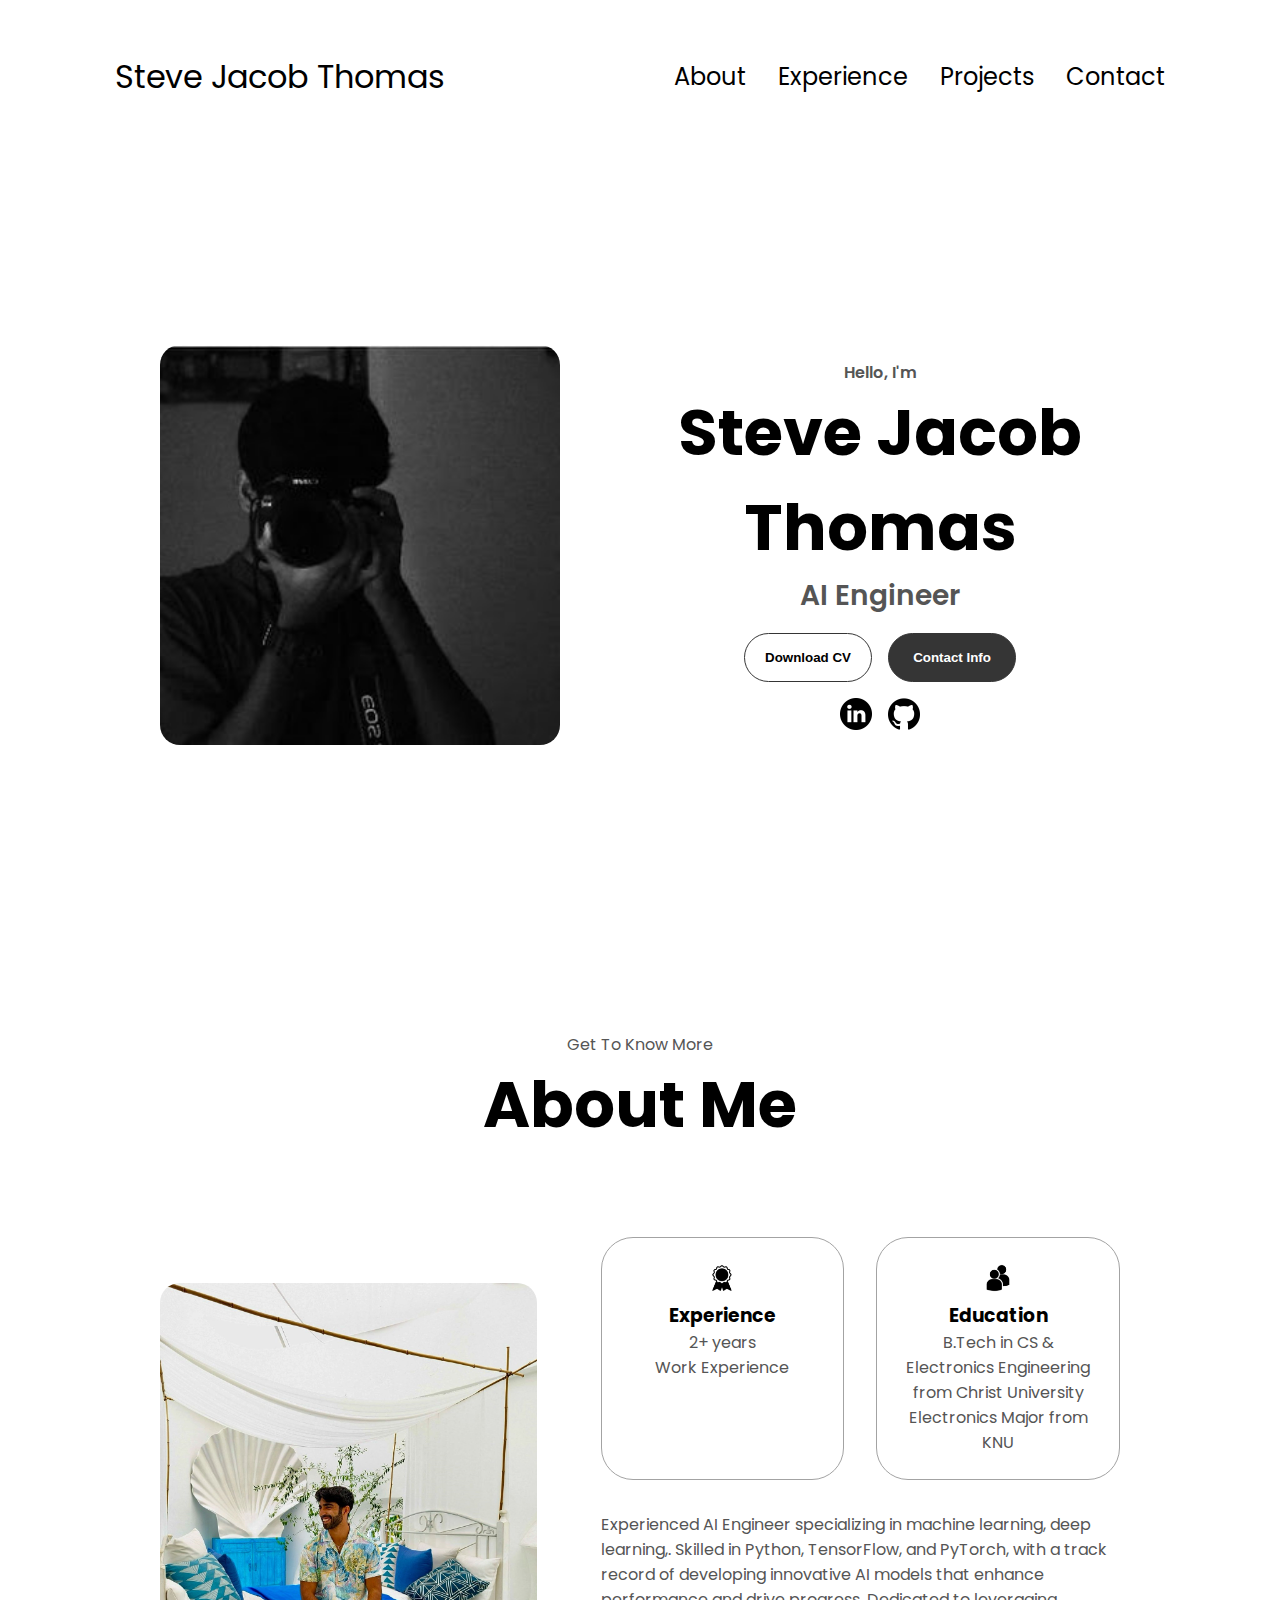
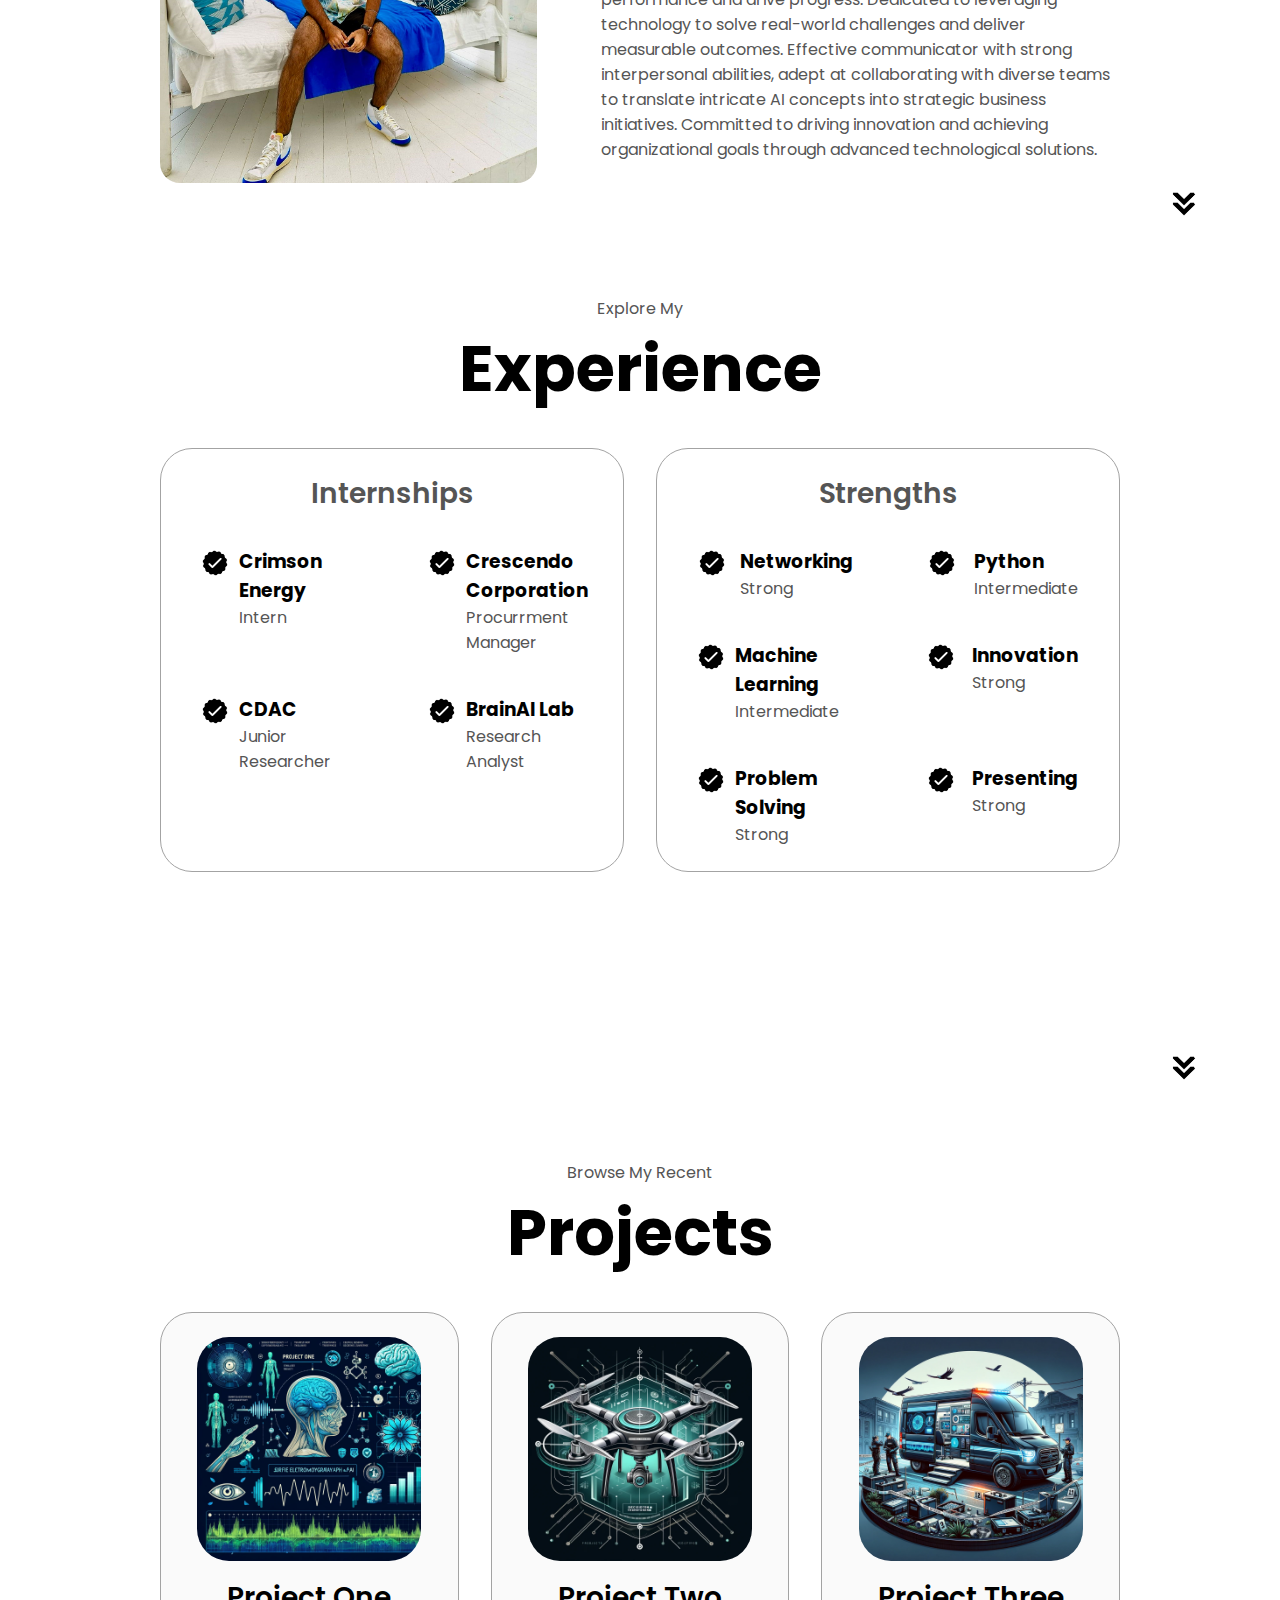
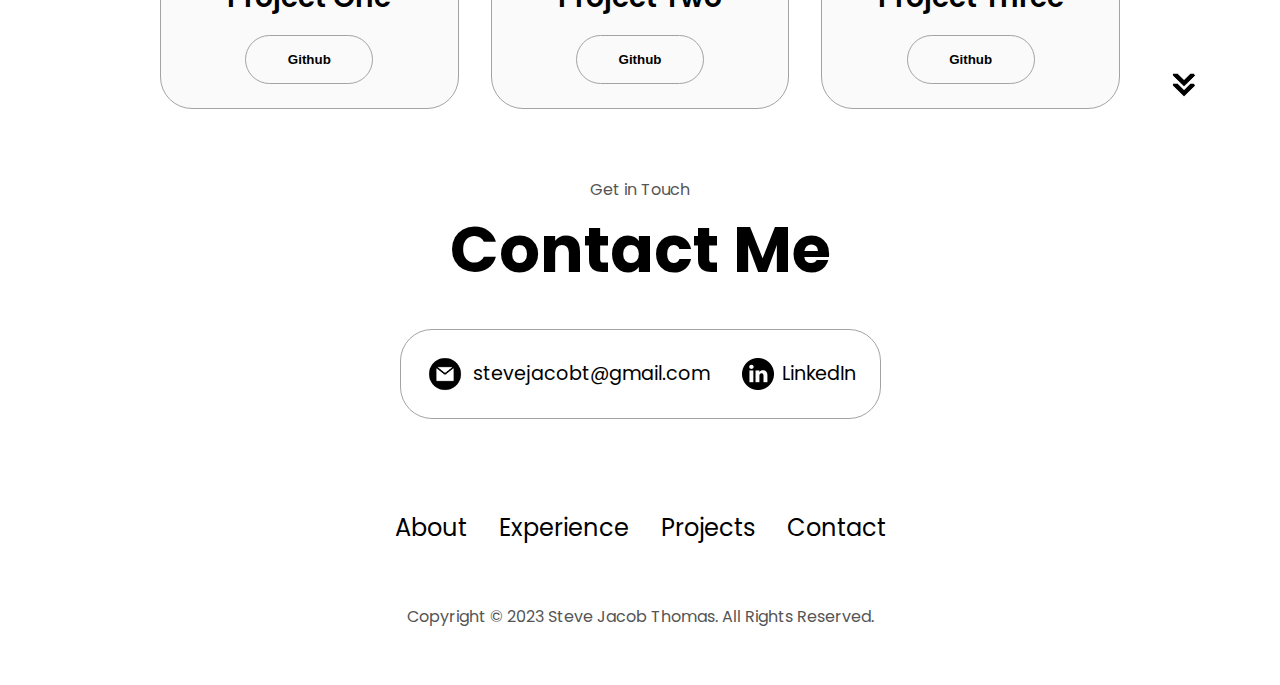
<file: steve_Portfolio/index.html>
<!DOCTYPE html>
<html lang="en">
  <head>
    <meta charset="UTF-8" />
    <meta http-equiv="X-UA-Compatible" content="IE=edge" />
    <meta name="viewport" content="width=device-width, initial-scale=1.0" />
    <title>My Portfolio</title>
    <link rel="stylesheet" href="style.css" />
    <link rel="stylesheet" href="mediaqueries.css" />
  </head>
  <body>
    <nav id="desktop-nav">
      <div class="logo">Steve Jacob Thomas</div>
      <div>
        <ul class="nav-links">
          <li><a href="#about">About</a></li>
          <li><a href="#experience">Experience</a></li>
          <li><a href="#projects">Projects</a></li>
          <li><a href="#contact">Contact</a></li>
        </ul>
      </div>
    </nav>
    <nav id="hamburger-nav">
      <div class="logo">Steve Jacob Thomas</div>
      <div class="hamburger-menu">
        <div class="hamburger-icon" onclick="toggleMenu()">
          <span></span>
          <span></span>
          <span></span>
        </div>
        <div class="menu-links">
          <li><a href="#about" onclick="toggleMenu()">About</a></li>
          <li><a href="#experience" onclick="toggleMenu()">Experience</a></li>
          <li><a href="#projects" onclick="toggleMenu()">Projects</a></li>
          <li><a href="#contact" onclick="toggleMenu()">Contact</a></li>
        </div>
      </div>
    </nav>
    <section id="profile">
      <div class="section__pic-container">
        <img src="assets\steve .png" alt="Steve profile picture" />
      </div>
      <div class="section__text">
        <p class="section__text__p1">Hello, I'm</p>
        <h1 class="title">Steve Jacob Thomas</h1>
        <p class="section__text__p2">AI Engineer</p>
        <div class="btn-container">
          <button class="btn btn-color-2" onclick="window.open('assets/Steve%20Resume.pdf','_blank')">
            Download CV
          </button>
          
          <button class="btn btn-color-1" onclick="location.href='./#contact'">
            Contact Info
          </button>
        </div>
        <div id="socials-container">
          <img
            src="./assets/linkedin.png"
            alt="My LinkedIn profile"
            class="icon"
            onclick="location.href='https://linkedin.com/'"
          />
          <img
            src="./assets/github.png"
            alt="My Github profile"
            class="icon"
            onclick="location.href='https://github.com/GravE45'"
          />
        </div>
      </div>
    </section>
    <section id="about">
      <p class="section__text__p1">Get To Know More</p>
      <h1 class="title">About Me</h1>
      <div class="section-container">
        <div class="section__pic-container">
          <img
            src="assets\steve 2.png"
            alt="Profile picture"
            class="about-pic"
          />
        </div>
        <div class="about-details-container">
          <div class="about-containers">
            <div class="details-container">
              <img
                src="./assets/experience.png"
                alt="Experience icon"
                class="icon"
              />
              <h3>Experience</h3>
              <p>2+ years <br />Work Experience</p>
            </div>
            <div class="details-container">
              <img
                src="./assets/education.png"
                alt="Education icon"
                class="icon"
              />
              <h3>Education</h3>
              <p>B.Tech in CS & Electronics Engineering from Christ University<br />Electronics Major from KNU</p>
            </div>
          </div>
          <div class="text-container">
            <p>
                Experienced AI Engineer specializing in machine learning, deep learning,. Skilled in Python, TensorFlow, and PyTorch, 
                with a track record of developing innovative AI models that enhance performance and drive progress.
                Dedicated to leveraging technology to solve real-world challenges and deliver measurable outcomes. 
                Effective communicator with strong interpersonal abilities, adept at collaborating with diverse teams to translate intricate AI concepts into strategic business initiatives. Committed to driving innovation and achieving organizational goals through advanced technological solutions.
            </p>
          </div>
        </div>
      </div>
      <img
        src="./assets/arrow.png"
        alt="Arrow icon"
        class="icon arrow"
        onclick="location.href='./#experience'"
      />
    </section>
    <section id="experience">
      <p class="section__text__p1">Explore My</p>
      <h1 class="title">Experience</h1>
      <div class="experience-details-container">
        <div class="about-containers">
          <div class="details-container">
            <h2 class="experience-sub-title">Internships</h2>
            <div class="article-container">
              <article>
                <img
                  src="./assets/checkmark.png"
                  alt="Experience icon"
                  class="icon"
                />
                <div>
                  <h3>Crimson Energy</h3>
                  <p>Intern</p>
                </div>
              </article>
              <article>
                <img
                  src="./assets/checkmark.png"
                  alt="Experience icon"
                  class="icon"
                />
                <div>
                  <h3>Crescendo Corporation</h3>
                  <p>Procurrment Manager</p>
                </div>
              </article>
              <article>
                <img
                  src="./assets/checkmark.png"
                  alt="Experience icon"
                  class="icon"
                />
                <div>
                  <h3>CDAC</h3>
                  <p>Junior Researcher</p>
                </div>
              </article>
              <article>
                <img
                  src="./assets/checkmark.png"
                  alt="Experience icon"
                  class="icon"
                />
                
                <div>
                  <h3>BrainAI Lab</h3>
                  <p>Research Analyst</p>
                </div>
             
                
              
            </div>
          </div>
          <div class="details-container">
            <h2 class="experience-sub-title">Strengths</h2>
            <div class="article-container">
              <article>
                <img
                  src="./assets/checkmark.png"
                  alt="Experience icon"
                  class="icon"
                />
                <div>
                  <h3>Networking</h3>
                  <p>  Strong</p>
                </div>
              </article>
              <article>
                <img
                  src="./assets/checkmark.png"
                  alt="Experience icon"
                  class="icon"
                />
                <div>
                  <h3>Python</h3>
                  <p>Intermediate</p>
                </div>
              </article>
              <article>
                <img
                  src="./assets/checkmark.png"
                  alt="Experience icon"
                  class="icon"
                />
                <div>
                  <h3>Machine Learning</h3>
                  <p>Intermediate</p>
                </div>
              </article>
              <article>
                <img
                  src="./assets/checkmark.png"
                  alt="Experience icon"
                  class="icon"
                />
                <div>
                  <h3>Innovation</h3>
                  <p>Strong</p>
                </div>
                
              </article>
              <article>
                <img
                  src="./assets/checkmark.png"
                  alt="Experience icon"
                  class="icon"
                />
                <div>
                  <h3>Problem Solving</h3>
                  <p>Strong</p>
                </div>
                
              </article>
              <article>
                <img
                  src="./assets/checkmark.png"
                  alt="Experience icon"
                  class="icon"
                />
                <div>
                  <h3>Presenting</h3>
                  <p>Strong</p>
                </div>
                
              </article>
            </div>
          </div>
        </div>
      </div>
      <img
        src="./assets/arrow.png"
        alt="Arrow icon"
        class="icon arrow"
        onclick="location.href='./#projects'"
      />
    </section>
    <section id="projects">
      <p class="section__text__p1">Browse My Recent</p>
      <h1 class="title">Projects</h1>
      <div class="experience-details-container">
        <div class="about-containers">
          <div class="details-container color-container">
            <div class="article-container">
              <img
                src="assets\semg Project one.webp"
                alt="Project 1"
                class="project-img"
              />
            </div>
            <h2 class="experience-sub-title project-title">Project One</h2>
            <div class="btn-container">
              <button
                class="btn btn-color-2 project-btn"
                onclick="location.href='https://github.com/GravE45/SEmg-Analysis'"

              >
                Github
              </button>
              
            </div>
          </div>
          <div class="details-container color-container">
            <div class="article-container">
              <img
                src="assets\Decision Transformers project 2.webp"
                alt="Project 2"
                class="project-img"
              />
            </div>
            <h2 class="experience-sub-title project-title">Project Two</h2>
            <div class="btn-container">
              <button
                class="btn btn-color-2 project-btn"
                onclick="location.href='https://github.com/GravE45/Drone-Technology-using-Decision-Transformers-'"
              >
                Github
              </button>
              
            </div>
          </div>
          <div class="details-container color-container">
            <div class="article-container">
              <img
                src="assets\Forensic _project _3.webp"
                alt="Project 3"
                class="project-img"
              />
            </div>
            <h2 class="experience-sub-title project-title">Project Three</h2>
            <div class="btn-container">
              <button
                class="btn btn-color-2 project-btn"
                onclick="location.href='hhttps://github.com/GravE45/Forensic-VAN'"
              >
                Github
              </button>
              
            </div>
          </div>
        </div>
      </div>
      <img
        src="./assets/arrow.png"
        alt="Arrow icon"
        class="icon arrow"
        onclick="location.href='./#contact'"
      />
    </section>
    <section id="contact">
      <p class="section__text__p1">Get in Touch</p>
      <h1 class="title">Contact Me</h1>
      <div class="contact-info-upper-container">
        <!-- Convert email address to a clickable link -->
        <div class="contact-info-container">
          <img src="./assets/email.png" alt="Email icon" class="icon contact-icon email-icon" />
          <p><a href="https://mail.google.com/mail/u/0/?tab=rm&ogbl#inbo">stevejacobt@gmail.com</a>
          </p>
        </div>
        <div class="contact-info-container">
          <img src="./assets/linkedin.png" alt="LinkedIn icon" class="icon contact-icon" />
          <p><a href="https://www.linkedin.com">LinkedIn</a></p>
        </div>
      </div>
    </section>
    <footer>
      <nav>
        <div class="nav-links-container">
          <ul class="nav-links">
            <li><a href="#about">About</a></li>
            <li><a href="#experience">Experience</a></li>
            <li><a href="#projects">Projects</a></li>
            <li><a href="#contact">Contact</a></li>
          </ul>
        </div>
      </nav>
      <p>Copyright &#169; 2023 Steve Jacob Thomas. All Rights Reserved.</p>
    </footer>
    <script src="script.js"></script>
  </body>
</html>
</file>
<file: steve_Portfolio/style.css>
/* GENERAL */

@import url("https://fonts.googleapis.com/css2?family=Poppins:wght@300;400;500;600&display=swap");

* {
  margin: 0;
  padding: 0;
}

body {
  font-family: "Poppins", sans-serif;
}

html {
  scroll-behavior: smooth;
}

p {
  color: rgb(85, 85, 85);
}

/* TRANSITION */

a,
.btn {
  transition: all 300ms ease;
}

/* DESKTOP NAV */

nav,
.nav-links {
  display: flex;
}

nav {
  justify-content: space-around;
  align-items: center;
  height: 17vh;
}

.nav-links {
  gap: 2rem;
  list-style: none;
  font-size: 1.5rem;
}

a {
  color: black;
  text-decoration: none;
  text-decoration-color: white;
}

a:hover {
  color: grey;
  text-decoration: underline;
  text-underline-offset: 1rem;
  text-decoration-color: rgb(181, 181, 181);
}

.logo {
  font-size: 2rem;
}

.logo:hover {
  cursor: default;
}

/* HAMBURGER MENU */

#hamburger-nav {
  display: none;
}

.hamburger-menu {
  position: relative;
  display: inline-block;
}

.hamburger-icon {
  display: flex;
  flex-direction: column;
  justify-content: space-between;
  height: 24px;
  width: 30px;
  cursor: pointer;
}

.hamburger-icon span {
  width: 100%;
  height: 2px;
  background-color: black;
  transition: all 0.3 ease-in-out;
}

.menu-links {
  position: absolute;
  top: 100%;
  right: 0;
  background-color: white;
  width: fit-content;
  max-height: 0;
  overflow: hidden;
  transition: all 0.3 ease-in-out;
}

.menu-links a {
  display: block;
  padding: 10px;
  text-align: center;
  font-size: 1.5rem;
  color: black;
  text-decoration: none;
  transition: all 0.3 ease-in-out;
}

.menu-links li {
  list-style: none;
}

.menu-links.open {
  max-height: 300px;
}

.hamburger-icon.open span:first-child {
  transform: rotate(45deg) translate(10px, 5px);
}

.hamburger-icon.open span:nth-child(2) {
  opacity: 0;
}

.hamburger-icon.open span:last-child {
  transform: rotate(-45deg) translate(10px, -5px);
}

.hamburger-icon span:first-child {
  transform: none;
}

.hamburger-icon span:first-child {
  opacity: 1;
}

.hamburger-icon span:first-child {
  transform: none;
}

/* SECTIONS */

section {
  padding-top: 4vh;
  height: 96vh;
  margin: 0 10rem;
  box-sizing: border-box;
  min-height: fit-content;
}

.section-container {
  display: flex;
}

/* PROFILE SECTION */
#profile {
  display: flex;
  justify-content: center;
  gap: 5rem;
  height: 80vh;
  }

  .section__pic-container img {
    border-radius: 20px; /* Curves the edges of the image */
  }
  
  .section__pic-container {
  display: flex;
  height: 400px;
  width: 400px;
  margin: auto 0;
  border-radius: 20px; /* Added border-radius to curve the edges of the image */
  }
  
  .section__text {
  align-self: center;
  text-align: center;
  }
  
  .section__text p {
  font-weight: 600;
  }
  
  .section__text__p1 {
  text-align: center;
  }
  
  .section__text__p2 {
  font-size: 1.75rem;
  margin-bottom: 1rem;
  }
  
  .title {
  font-size: 4rem;
  text-align: center;
  }
  
  #socials-container {
  display: flex;
  justify-content: center;
  margin-top: 1rem;
  gap: 1rem;
  }

/* ICONS */

.icon {
  cursor: pointer;
  height: 2rem;
}

/* BUTTONS */

.btn-container {
  display: flex;
  justify-content: center;
  gap: 1rem;
}

.btn {
  font-weight: 600;
  transition: all 300ms ease;
  padding: 1rem;
  width: 8rem;
  border-radius: 2rem;
}

.btn-color-1,
.btn-color-2 {
  border: rgb(53, 53, 53) 0.1rem solid;
}

.btn-color-1:hover,
.btn-color-2:hover {
  cursor: pointer;
}

.btn-color-1,
.btn-color-2:hover {
  background: rgb(53, 53, 53);
  color: white;
}

.btn-color-1:hover {
  background: rgb(0, 0, 0);
}

.btn-color-2 {
  background: none;
}

.btn-color-2:hover {
  border: rgb(255, 255, 255) 0.1rem solid;
}

.btn-container {
  gap: 1rem;
}

/* ABOUT SECTION */

#about {
  position: relative;
}

.about-containers {
  gap: 2rem;
  margin-bottom: 2rem;
  margin-top: 2rem;
}

.about-details-container {
  justify-content: center;
  flex-direction: column;
}

.about-containers,
.about-details-container {
  display: flex;
}

.about-pic {
  border-radius: 20px;  /* Maintaining the curved edges */
  height: 500px;        /* Set the desired height */
  width: auto;          /* Width adjusts automatically to maintain aspect ratio */
}

.arrow {
  position: absolute;
  right: -5rem;
  bottom: 2.5rem;
}

.details-container {
  padding: 1.5rem;
  flex: 1;
  background: white;
  border-radius: 2rem;
  border: rgb(53, 53, 53) 0.1rem solid;
  border-color: rgb(163, 163, 163);
  text-align: center;
}

.section-container {
  gap: 4rem;
  height: 80%;
}

.section__pic-container {
  height: 400px;
  width: 400px;
  margin: auto 0;
}

/* EXPERIENCE SECTION */

#experience {
  position: relative;
}

.experience-sub-title {
  color: rgb(85, 85, 85);
  font-weight: 600;
  font-size: 1.75rem;
  margin-bottom: 2rem;
}

.experience-details-container {
  display: flex;
  justify-content: center;
  flex-direction: column;
}

.article-container {
  display: flex;
  text-align: initial;
  flex-wrap: wrap;
  flex-direction: row;
  gap: 2.5rem;
  justify-content: space-around;
}

article {
  display: flex;
  width: 10rem;
  justify-content: space-around;
  gap: 0.5rem;
}

article .icon {
  cursor: default;
}

/* PROJECTS SECTION */

#projects {
  position: relative;
}

.color-container {
  border-color: rgb(163, 163, 163);
  background: rgb(250, 250, 250);
}

.project-img {
  border-radius: 2rem;
  width: 90%;
  height: 90%;
}

.project-title {
  margin: 1rem;
  color: black;
}

.project-btn {
  color: black;
  border-color: rgb(163, 163, 163);
}

/* CONTACT */

#contact {
  display: flex;
  justify-content: center;
  flex-direction: column;
  height: 70vh;
}

.contact-info-upper-container {
  display: flex;
  justify-content: center;
  border-radius: 2rem;
  border: rgb(53, 53, 53) 0.1rem solid;
  border-color: rgb(163, 163, 163);
  background: (250, 250, 250);
  margin: 2rem auto;
  padding: 0.5rem;
}

.contact-info-container {
  display: flex;
  align-items: center;
  justify-content: center;
  gap: 0.5rem;
  margin: 1rem;
}

.contact-info-container p {
  font-size: larger;
}

.contact-icon {
  cursor: default;
}

.email-icon {
  height: 2.5rem;
}

/* FOOTER SECTION */

footer {
  height: 26vh;
  margin: 0 1rem;
}

footer p {
  text-align: center;
}
</file>
<file: steve_Portfolio/mediaqueries.css>
@media screen and (max-width: 1400px) {
    #profile {
      height: 83vh;
      margin-bottom: 6rem;
    }
    .about-containers {
      flex-wrap: wrap;
    }
    #contact,
    #projects {
      height: fit-content;
    }
  }
  
  @media screen and (max-width: 1200px) {
    #desktop-nav {
      display: none;
    }
    #hamburger-nav {
      display: flex;
    }
    #experience,
    .experience-details-container {
      margin-top: 2rem;
    }
    #profile,
    .section-container {
      display: block;
    }
    .arrow {
      display: none;
    }
    section,
    .section-container {
      height: fit-content;
    }
    section {
      margin: 0 5%;
    }
    .section__pic-container {
      width: 275px;
      height: 275px;
      margin: 0 auto 2rem;
    }
    .about-containers {
      margin-top: 0;
    }
  }
  
  @media screen and (max-width: 600px) {
    #contact,
    footer {
      height: 40vh;
    }
    #profile {
      height: 83vh;
      margin-bottom: 0;
    }
    article {
      font-size: 1rem;
    }
    footer nav {
      height: fit-content;
      margin-bottom: 2rem;
    }
    .about-containers,
    .contact-info-upper-container,
    .btn-container {
      flex-wrap: wrap;
    }
    .contact-info-container {
      margin: 0;
    }
    .contact-info-container p,
    .nav-links li a {
      font-size: 1rem;
    }
    .experience-sub-title {
      font-size: 1.25rem;
    }
    .logo {
      font-size: 1.5rem;
    }
    .nav-links {
      flex-direction: column;
      gap: 0.5rem;
      text-align: center;
    }
    .section__pic-container {
      width: auto;
      height: 46vw;
      justify-content: center;
    }
    .section__text__p2 {
      font-size: 1.25rem;
    }
    .title {
      font-size: 2rem;
    }
    .text-container {
      text-align: justify;
    }
  }
</file>
